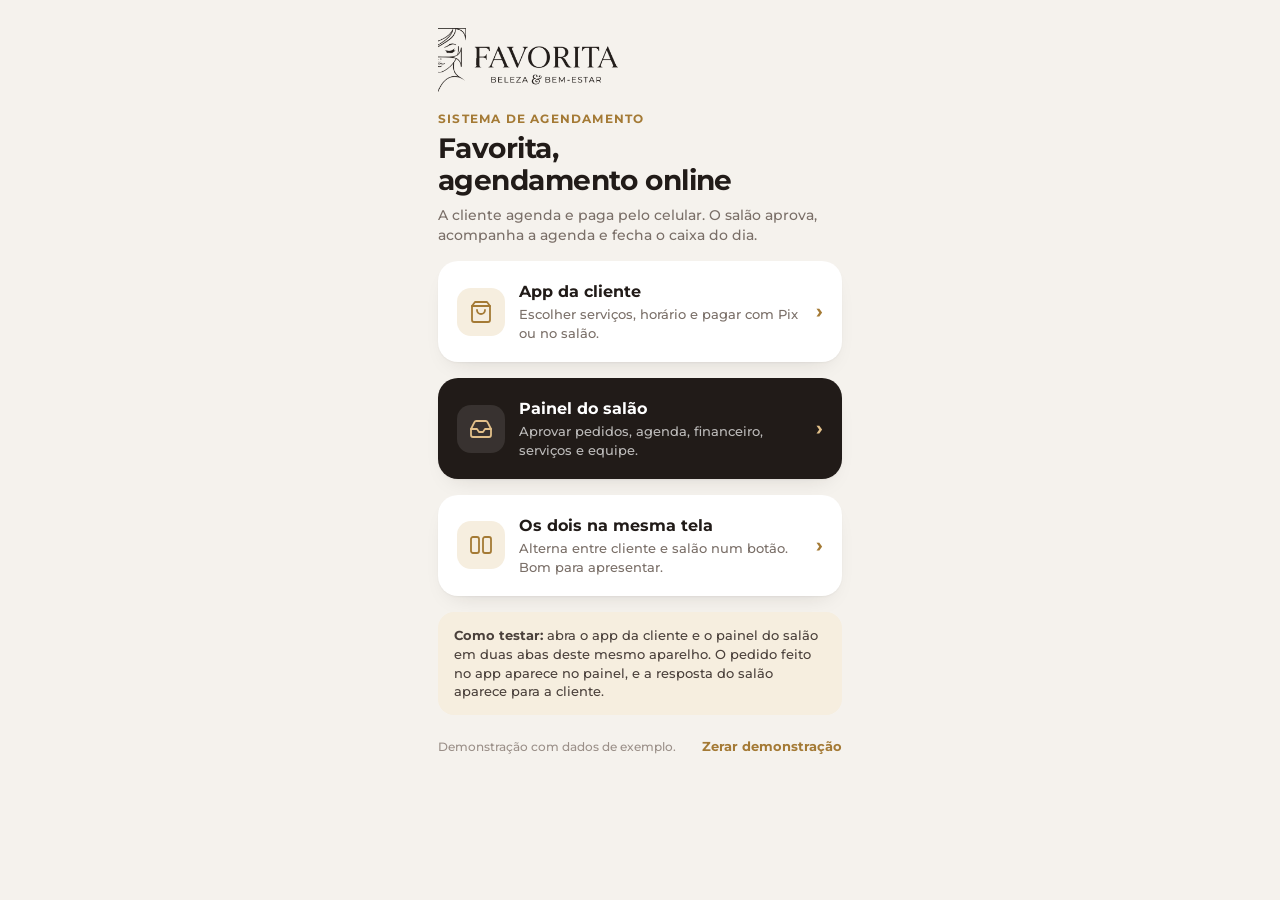
<file: index.html>
<!doctype html>
<html lang="pt-BR">
<head>
<meta charset="utf-8">
<meta name="viewport" content="width=device-width, initial-scale=1, viewport-fit=cover">
<meta name="theme-color" content="#F5F2ED">
<title>Agendamento</title>
<link rel="preconnect" href="https://fonts.googleapis.com">
<link rel="preconnect" href="https://fonts.gstatic.com" crossorigin>
<link rel="stylesheet" href="https://fonts.googleapis.com/css2?family=Montserrat:wght@400;500;600;700&display=swap">
<link rel="stylesheet" href="comum/estilos.css">
<link rel="icon" href="logo.png">
<script src="marca.js"></script>
<style>
  .capa { max-width: 440px; margin: 0 auto; padding: 28px max(18px, env(safe-area-inset-right, 0px)) 40px max(18px, env(safe-area-inset-left, 0px)); display: flex; flex-direction: column; gap: 16px; }
  .capa .logo { height: 64px; width: auto; align-self: flex-start; }
  .entrada { display: grid; grid-template-columns: auto minmax(0, 1fr) auto; gap: 14px; align-items: center; padding: 18px; color: var(--ink); }
  .entrada .ic { width: 48px; height: 48px; border-radius: 14px; display: grid; place-items: center; background: var(--gold-tint); color: var(--gold); }
  .entrada .ic svg { width: 24px; height: 24px; }
  .entrada h3 { font-size: 16px; font-weight: 700; }
  .entrada p { font-size: 13px; color: var(--muted); margin-top: 2px; }
  .entrada .seta { color: var(--gold); font-size: 20px; font-weight: 700; }
  .entrada.ink { background: var(--ink); color: #FFFFFF; }
  .entrada.ink p { color: rgba(255,255,255,.7); }
  .entrada.ink .ic { background: rgba(255,255,255,.1); color: var(--gold-light); }
  .entrada.ink .seta { color: var(--gold-light); }
  .dica { background: var(--gold-tint); border-radius: 16px; padding: 14px 16px; font-size: 13px; color: var(--ink-2); }
  .rodape { display: flex; justify-content: space-between; align-items: center; gap: 12px; font-size: 12px; color: var(--faint); margin-top: 6px; }
</style>
</head>
<body>
<main class="capa">
  <img class="logo" id="logo" src="logo.png" alt="">
  <div>
    <span class="eyebrow">Sistema de agendamento</span>
    <h1 style="margin-top:4px" id="titulo">Agendamento online</h1>
    <p class="muted" style="margin-top:8px;font-size:14px">A cliente agenda e paga pelo celular. O salão aprova, acompanha a agenda e fecha o caixa do dia.</p>
  </div>

  <a class="card entrada" href="cliente/">
    <span class="ic"><svg viewBox="0 0 24 24" fill="none" stroke="currentColor" stroke-width="1.8" stroke-linecap="round" stroke-linejoin="round"><path d="M6 2 3 6v14a2 2 0 0 0 2 2h14a2 2 0 0 0 2-2V6l-3-4Z"/><path d="M3 6h18"/><path d="M16 10a4 4 0 0 1-8 0"/></svg></span>
    <span><h3>App da cliente</h3><p>Escolher serviços, horário e pagar com Pix ou no salão.</p></span><span class="seta">›</span>
  </a>
  <a class="card entrada ink" href="salao/">
    <span class="ic"><svg viewBox="0 0 24 24" fill="none" stroke="currentColor" stroke-width="1.8" stroke-linecap="round" stroke-linejoin="round"><path d="M22 12h-6l-2 3h-4l-2-3H2"/><path d="M5.45 5.11 2 12v6a2 2 0 0 0 2 2h16a2 2 0 0 0 2-2v-6l-3.45-6.89A2 2 0 0 0 16.76 4H7.24a2 2 0 0 0-1.79 1.11Z"/></svg></span>
    <span><h3>Painel do salão</h3><p>Aprovar pedidos, agenda, financeiro, serviços e equipe.</p></span><span class="seta">›</span>
  </a>
  <a class="card entrada" href="demo/">
    <span class="ic"><svg viewBox="0 0 24 24" fill="none" stroke="currentColor" stroke-width="1.8" stroke-linecap="round" stroke-linejoin="round"><rect x="2" y="4" width="8" height="16" rx="2"/><rect x="14" y="4" width="8" height="16" rx="2"/></svg></span>
    <span><h3>Os dois na mesma tela</h3><p>Alterna entre cliente e salão num botão. Bom para apresentar.</p></span><span class="seta">›</span>
  </a>

  <div class="dica"><b>Como testar:</b> abra o app da cliente e o painel do salão em duas abas deste mesmo aparelho. O pedido feito no app aparece no painel, e a resposta do salão aparece para a cliente.</div>

  <div class="rodape">
    <span>Demonstração com dados de exemplo.</span>
    <button class="link" type="button" id="zerar">Zerar demonstração</button>
  </div>
  <p class="meta" id="zerado" hidden>Pronto: a demonstração voltou ao início.</p>
</main>
<script>
  const M = window.MARCA;
  document.title = M.nome + " · Agendamento";
  document.getElementById("logo").alt = M.nomeCompleto;
  document.getElementById("titulo").textContent = M.nome + ", agendamento online";
  document.getElementById("zerar").addEventListener("click", () => {
    try { localStorage.removeItem("agenda-" + M.chave + "-demo-v1"); } catch (_) {}
    document.getElementById("zerado").hidden = false;
  });
</script>
</body>
</html>
</file>
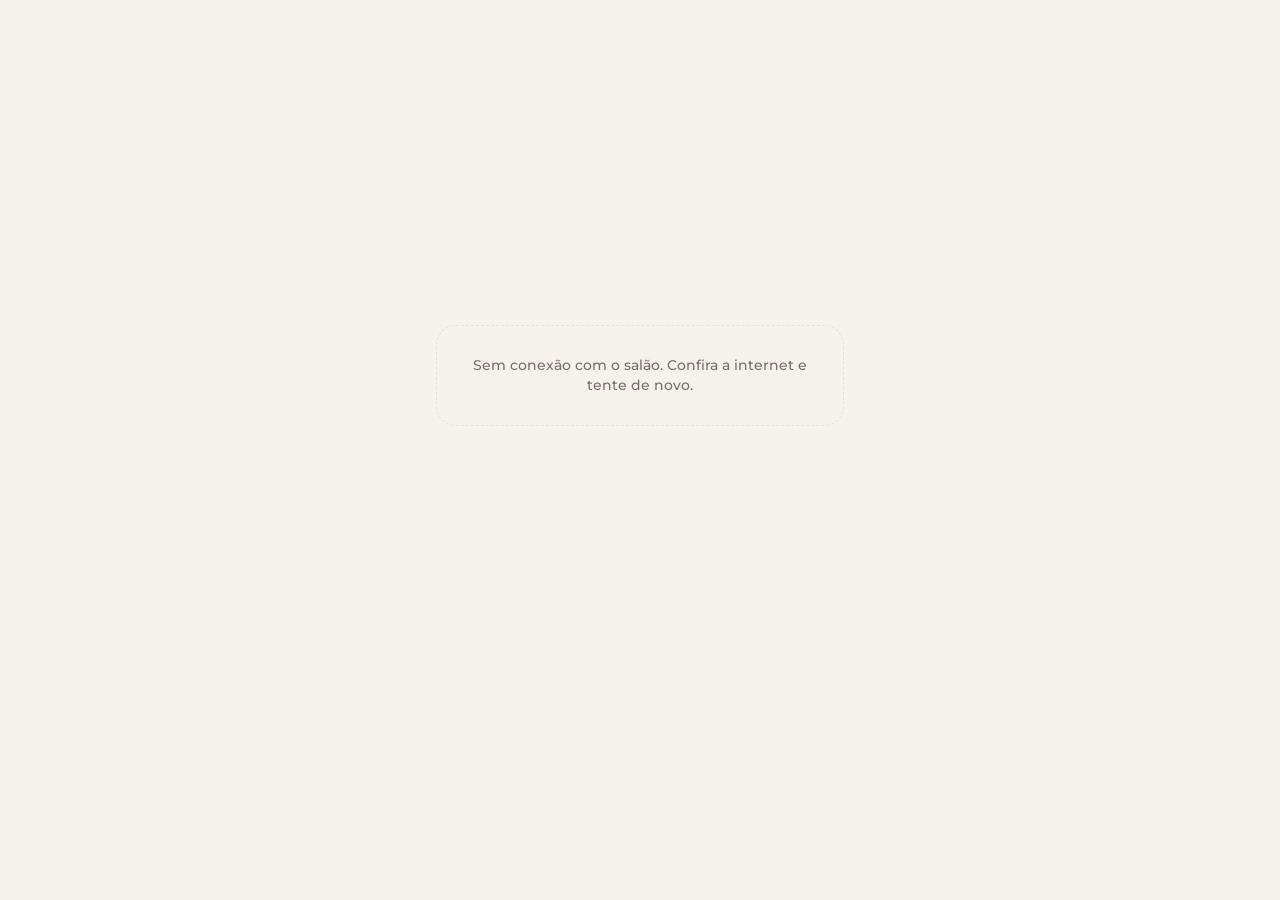
<file: cliente/index.html>
<!doctype html>
<html lang="pt-BR">
<head>
<meta charset="utf-8">
<meta name="viewport" content="width=device-width, initial-scale=1, viewport-fit=cover">
<meta name="theme-color" content="#F5F2ED">
<title>App da cliente</title>
<link rel="preconnect" href="https://fonts.googleapis.com">
<link rel="preconnect" href="https://fonts.gstatic.com" crossorigin>
<link rel="stylesheet" href="https://fonts.googleapis.com/css2?family=Montserrat:wght@400;500;600;700&display=swap">
<link rel="stylesheet" href="../comum/estilos.css">
<link rel="icon" href="../logo.png">
<script src="../marca.js"></script>
</head>
<body>
<div class="app" id="app">
  <div id="root"></div>
</div>
<div id="bottom"></div>
<div id="layer"></div>
<input type="file" id="foto-input" accept="image/*" hidden>
<div class="toast" id="toast" hidden></div>
<script>window.FAV_MODO = "cliente"; document.title = window.MARCA.nome + " · App da cliente";</script>
<script src="../comum/nucleo.js"></script>
<script src="../comum/dados.js"></script>
<script src="../cliente/cliente.js"></script>
<script>iniciar();</script>
</body>
</html>
</file>
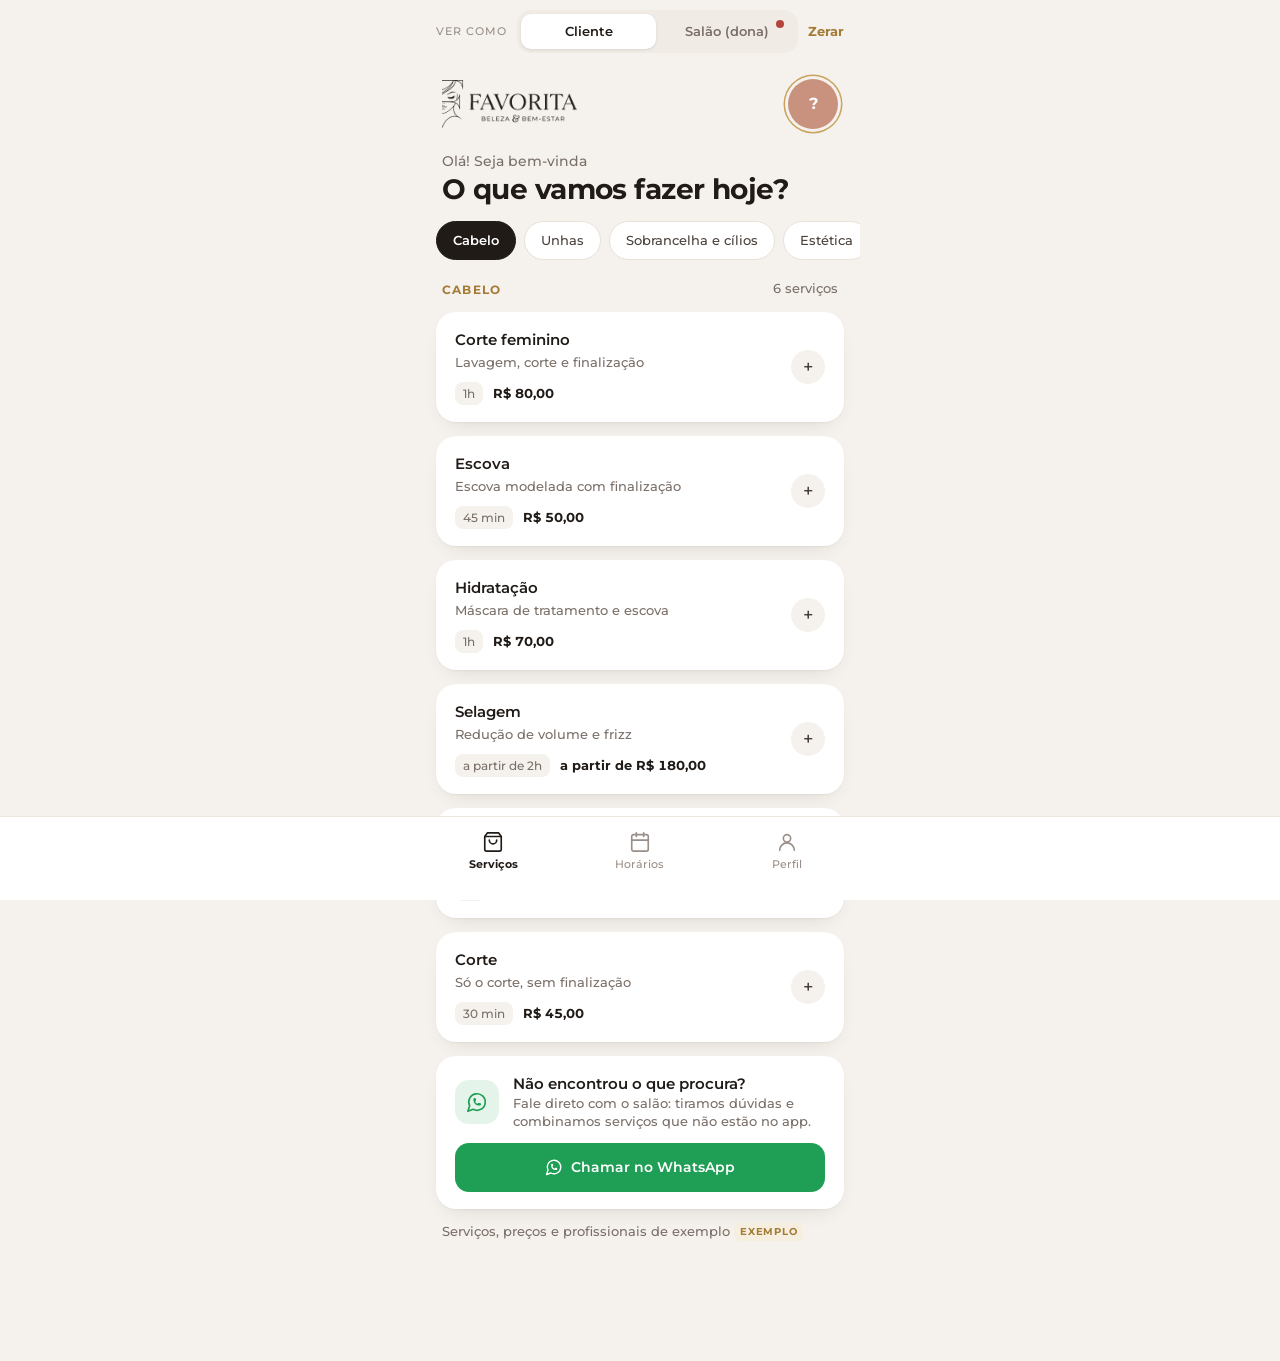
<file: demo/index.html>
<!doctype html>
<html lang="pt-BR">
<head>
<meta charset="utf-8">
<meta name="viewport" content="width=device-width, initial-scale=1, viewport-fit=cover">
<meta name="theme-color" content="#F5F2ED">
<title>Demonstração</title>
<link rel="preconnect" href="https://fonts.googleapis.com">
<link rel="preconnect" href="https://fonts.gstatic.com" crossorigin>
<link rel="stylesheet" href="https://fonts.googleapis.com/css2?family=Montserrat:wght@400;500;600;700&display=swap">
<link rel="stylesheet" href="../comum/estilos.css">
<link rel="icon" href="../logo.png">
<script src="../marca.js"></script>
</head>
<body>
<div class="app" id="app">
  <div class="demo" aria-label="Controle do protótipo">
    <small>Ver como</small>
    <div class="seg" role="group">
      <button id="as-cliente" type="button" aria-pressed="true">Cliente</button>
      <button id="as-salao" type="button" aria-pressed="false">Salão (dona)</button>
    </div>
    <button class="link" id="zerar-demo" type="button" title="Volta a demonstração ao início">Zerar</button>
  </div>
  <div id="root"></div>
</div>
<div id="bottom"></div>
<div id="layer"></div>
<input type="file" id="foto-input" accept="image/*" hidden>
<div class="toast" id="toast" hidden></div>
<script>window.FAV_MODO = "demo"; document.title = window.MARCA.nome + " · Demonstração";</script>
<script src="../comum/nucleo.js"></script>
<script src="../comum/dados.js"></script>
<script src="../cliente/cliente.js"></script>
<script src="../salao/salao.js"></script>
<script>iniciar();</script>
</body>
</html>
</file>
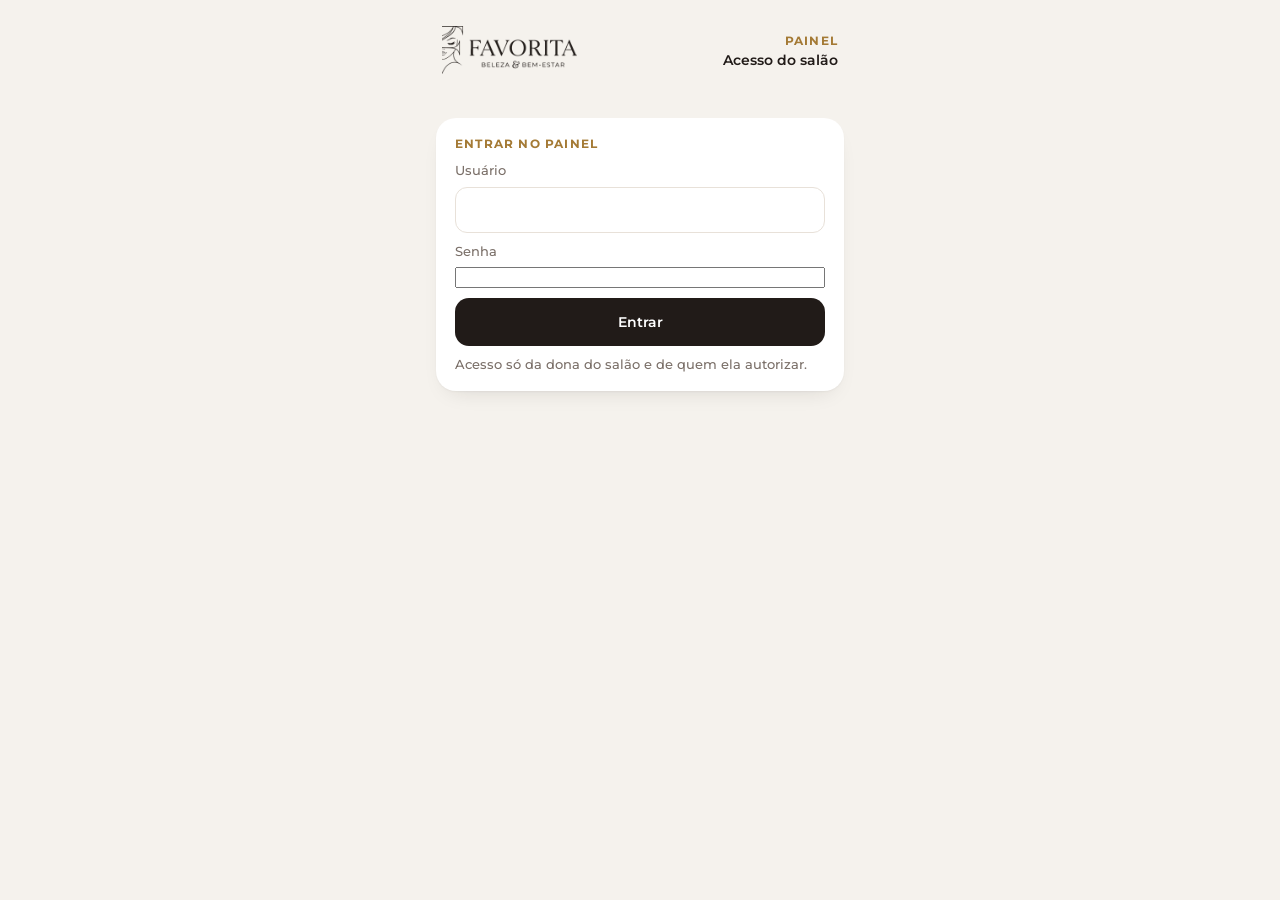
<file: salao/index.html>
<!doctype html>
<html lang="pt-BR">
<head>
<meta charset="utf-8">
<meta name="viewport" content="width=device-width, initial-scale=1, viewport-fit=cover">
<meta name="theme-color" content="#F5F2ED">
<title>Painel do salão</title>
<link rel="preconnect" href="https://fonts.googleapis.com">
<link rel="preconnect" href="https://fonts.gstatic.com" crossorigin>
<link rel="stylesheet" href="https://fonts.googleapis.com/css2?family=Montserrat:wght@400;500;600;700&display=swap">
<link rel="stylesheet" href="../comum/estilos.css">
<link rel="icon" href="../logo.png">
<script src="../marca.js"></script>
</head>
<body>
<div class="app" id="app">
  <div id="root"></div>
</div>
<div id="bottom"></div>
<div id="layer"></div>
<input type="file" id="foto-input" accept="image/*" hidden>
<div class="toast" id="toast" hidden></div>
<script>window.FAV_MODO = "salao"; document.title = window.MARCA.nome + " · Painel do salão";</script>
<script src="../comum/nucleo.js"></script>
<script src="../comum/dados.js"></script>
<script src="../salao/salao.js"></script>
<script>iniciar();</script>
</body>
</html>
</file>
<file: comum/estilos.css>
/* Sistema de agendamento: estilos. As cores são tokens em :root; a marca troca as que quiser em marca.js. */
html, body { margin: 0; }
img { max-width: 100%; }
[hidden] { display: none !important; }
:root { padding-top: env(safe-area-inset-top, 0px); }
:root {
  --bg: #F5F2ED;
  --surface: #FFFFFF;
  --soft: #F8F5F1;
  --muted-bg: #F0EBE5;
  --ink: #211B18;
  --ink-2: #4A403B;
  --muted: #7A6F68;
  --faint: #9A8F88;
  --faint-2: #BDB3AA;
  --line: #E8E1D9;
  --line-2: #EDE7E0;
  --gold: #A47A35;
  --gold-mid: #B8893F;
  --gold-line: #C9A25E;
  --gold-light: #E2C08A;
  --gold-tint: #F6EEDF;
  --gold-tint-2: #FBF6EE;
  --gold-grad: linear-gradient(135deg, #CDA866, #A97C36);
  --blush: #EFE3DB;
  --avatar: #C9927E;          /* fundo do círculo da foto da cliente no topo */
  --ink-3: #3A302B;           /* tom do cartão de crédito desenhado */
  --ok: #2F7A55; --ok-bg: #E3F0E8;
  --bad: #B5453A; --bad-bg: #F7E4E0; --bad-soft: #FBF1EE;
  --pix: #2B9C8F; --pix-bg: #E3F3F1;
  --whats: #1F9E55; --whats-bg: #E4F4EA;
  --star: #E2A23B;            /* estrelas das avaliações */
  --sh-card: 0 1px 2px rgba(33,27,24,.04), 0 10px 24px -14px rgba(33,27,24,.18);
  --sh-gold: 0 16px 32px -12px rgba(169,124,54,.7);
  --font: "Montserrat", "Segoe UI", system-ui, sans-serif;
  color-scheme: light;
}
* { box-sizing: border-box; }
html, body { background: var(--bg); color: var(--ink); }
body { font-family: var(--font); font-size: 14px; font-weight: 500; line-height: 1.45; -webkit-font-smoothing: antialiased; -webkit-tap-highlight-color: transparent; }
button { font: inherit; color: inherit; cursor: pointer; }
a { color: inherit; text-decoration: none; }
button:focus-visible, input:focus-visible, textarea:focus-visible, select:focus-visible, a:focus-visible { outline: 2px solid var(--gold-line); outline-offset: 2px; }
h1, h2, h3, p { margin: 0; }
h1 { font-size: 28px; font-weight: 700; letter-spacing: -0.02em; line-height: 1.15; text-wrap: balance; }
h2 { font-size: 20px; font-weight: 700; letter-spacing: -0.01em; }
h3 { font-size: 15px; font-weight: 600; }
.app { max-width: 440px; margin: 0 auto; padding-left: max(16px, env(safe-area-inset-left, 0px)); padding-right: max(16px, env(safe-area-inset-right, 0px)); padding-bottom: 120px; }
.app.tall { padding-bottom: 200px; }
.view { display: flex; flex-direction: column; gap: 14px; padding-top: 10px; }
.pad-x { padding-inline: 6px; }
.eyebrow { font-size: 12px; font-weight: 700; letter-spacing: 0.1em; text-transform: uppercase; color: var(--gold); }
.muted { color: var(--muted); }
.meta { font-size: 12.5px; color: var(--muted); }
.row { display: flex; align-items: center; justify-content: space-between; gap: 12px; }
.tag-ex { display: inline-block; font-size: 9.5px; font-weight: 700; letter-spacing: 0.08em; text-transform: uppercase; color: var(--gold); background: var(--gold-tint); border-radius: 6px; padding: 2px 6px; vertical-align: middle; }

/* controle do protótipo */
.demo { position: sticky; top: env(safe-area-inset-top, 0px); z-index: 30; background: var(--bg); padding-block: 10px; display: flex; align-items: center; gap: 10px; }
body::before { content: ""; position: fixed; inset: 0 0 auto; height: env(safe-area-inset-top, 0px); z-index: 31; background: var(--bg); }
.demo small { color: var(--faint); font-size: 10.5px; letter-spacing: 0.1em; text-transform: uppercase; white-space: nowrap; }
.seg { display: flex; flex: 1; background: var(--muted-bg); border-radius: 14px; padding: 4px; gap: 4px; }
.seg button { flex: 1; border: 0; background: none; border-radius: 10px; padding: 8px 10px; font-size: 13px; font-weight: 600; color: var(--muted); position: relative; }
.seg button[aria-pressed="true"] { background: var(--surface); color: var(--ink); box-shadow: 0 1px 3px rgba(33,27,24,.1); }
.pip { position: absolute; top: 6px; right: 10px; width: 8px; height: 8px; border-radius: 50%; background: var(--bad); }

/* topo */
.top { display: flex; align-items: center; justify-content: space-between; gap: 12px; padding: 6px 6px 2px; }
.top img { height: 48px; width: auto; }
.top-r { text-align: right; }
.top-r b { display: block; font-size: 14px; font-weight: 600; }
.nav { display: flex; align-items: center; gap: 12px; padding: 6px 2px 0; }
.circ { width: 40px; height: 40px; border-radius: 50%; border: 0; background: var(--surface); box-shadow: var(--sh-card); display: grid; place-items: center; flex: none; }
.circ svg { width: 18px; height: 18px; }
.nav h2 { font-size: 17px; font-weight: 600; letter-spacing: 0; }
.nav .note { margin-left: auto; }

/* avatar */
.ava { flex: none; border-radius: 50%; display: grid; place-items: center; overflow: hidden; font-weight: 700; color: var(--ink-2); background: var(--blush); }
.ava img { width: 100%; height: 100%; object-fit: cover; }
.ava.xs { width: 22px; height: 22px; font-size: 10px; }
.ava.sm { width: 32px; height: 32px; font-size: 12px; }
.ava.md { width: 44px; height: 44px; font-size: 15px; }
.ava.lg { width: 64px; height: 64px; font-size: 22px; }
.ava.xl { width: 96px; height: 96px; font-size: 32px; }
.ava.ring { box-shadow: 0 0 0 3px var(--bg), 0 0 0 4.5px var(--gold-line); }
.ava.me { width: 50px; height: 50px; font-size: 16px; color: #FFFFFF; background: var(--avatar); border: 0; padding: 0; }

/* chips e segmentado */
.chips { display: flex; gap: 8px; overflow-x: auto; scrollbar-width: none; margin-inline: -16px; padding: 2px 16px; }
.chips::-webkit-scrollbar { display: none; }
.chip { flex: none; border: 1px solid var(--line); background: var(--surface); border-radius: 999px; padding: 9px 16px; font-size: 13px; font-weight: 500; color: var(--ink-2); display: inline-flex; align-items: center; gap: 7px; }
.chip[aria-pressed="true"] { background: var(--ink); border-color: var(--ink); color: #FFFFFF; font-weight: 600; }
.dot { width: 8px; height: 8px; border-radius: 50%; display: inline-block; flex: none; }
.segm { display: flex; background: var(--muted-bg); border-radius: 14px; padding: 4px; gap: 4px; }
.segm button { flex: 1; border: 0; background: none; border-radius: 10px; padding: 9px; font-size: 13px; font-weight: 600; color: var(--muted); }
.segm button[aria-pressed="true"] { background: var(--surface); color: var(--ink); box-shadow: 0 1px 3px rgba(33,27,24,.1); }
.segm.mini { padding: 3px; border-radius: 10px; }
.segm.mini button { padding: 5px 12px; font-size: 12.5px; border-radius: 8px; }

/* cards */
.card { background: var(--surface); border: 1px solid transparent; border-radius: 20px; padding: 16px 18px; box-shadow: var(--sh-card); }
.card.flat { box-shadow: none; border-color: var(--line); }
.sec { display: flex; flex-direction: column; gap: 10px; }

/* serviço (catálogo) */
.scard { display: grid; grid-template-columns: minmax(0, 1fr) auto; gap: 14px; align-items: center; text-align: left; width: 100%; }
.scard.on { border: 1.5px solid var(--gold-line); }
.scard:disabled { opacity: 0.55; cursor: not-allowed; }
.scard p { font-size: 13px; color: var(--muted); margin-top: 2px; }
.smeta { display: flex; align-items: center; gap: 10px; margin-top: 10px; font-size: 13px; }
.ttag { background: var(--bg); border-radius: 8px; padding: 3px 8px; font-size: 12px; color: var(--muted); }
.smeta b { font-weight: 700; font-variant-numeric: tabular-nums; }
.optag { display: inline-block; margin-left: 6px; font-size: 11px; font-weight: 600; color: var(--gold); background: var(--gold-tint); border-radius: 6px; padding: 2px 7px; vertical-align: middle; }
.addc { width: 34px; height: 34px; border-radius: 50%; display: grid; place-items: center; background: var(--bg); font-size: 18px; line-height: 1; color: var(--ink-2); }
.scard.on .addc { background: var(--gold-mid); color: #FFFFFF; font-size: 15px; }
.tag-off { display: inline-block; font-size: 10px; font-weight: 700; letter-spacing: 0.06em; text-transform: uppercase; color: var(--faint); background: var(--muted-bg); border-radius: 6px; padding: 2px 7px; vertical-align: middle; margin-left: 6px; }

/* barra flutuante dourada + rodapés */
.float { position: fixed; left: 0; right: 0; bottom: calc(84px + env(safe-area-inset-bottom, 0px)); z-index: 26; padding: 0 max(16px, env(safe-area-inset-right, 0px)) 12px max(16px, env(safe-area-inset-left, 0px)); animation: up 0.2s ease-out; }
.float-in { max-width: 408px; margin: 0 auto; background: var(--gold-grad); color: #FFFFFF; border-radius: 20px; padding: 12px 12px 12px 14px; display: flex; align-items: center; gap: 12px; box-shadow: var(--sh-gold); }
.bagic { position: relative; width: 40px; height: 40px; border-radius: 12px; background: rgba(255,255,255,.18); display: grid; place-items: center; flex: none; }
.bagic svg { width: 20px; height: 20px; }
.bagic span { position: absolute; top: -6px; left: -6px; min-width: 20px; height: 20px; border-radius: 999px; background: var(--ink); color: #FFFFFF; font-size: 11px; font-weight: 700; display: grid; place-items: center; padding: 0 5px; }
.float-in small { display: block; font-size: 12px; opacity: 0.9; }
.float-in b { font-size: 17px; font-weight: 700; font-variant-numeric: tabular-nums; }
.btn-w { margin-left: auto; border: 0; background: #FFFFFF; color: var(--ink); border-radius: 14px; padding: 12px 16px; font-weight: 700; font-size: 13.5px; white-space: nowrap; }
.goldcta { position: fixed; left: 0; right: 0; bottom: calc(84px + env(safe-area-inset-bottom, 0px)); z-index: 26; padding: 0 max(16px, env(safe-area-inset-right, 0px)) 12px max(16px, env(safe-area-inset-left, 0px)); }
.goldcta button, .btn-gold { width: 100%; max-width: 408px; display: flex; margin: 0 auto; align-items: center; justify-content: center; gap: 8px; border: 0; border-radius: 16px; background: var(--gold-grad); color: #FFFFFF; font-weight: 700; font-size: 14.5px; padding: 15px; box-shadow: var(--sh-gold); }
.goldcta button:disabled { background: var(--muted-bg); color: var(--muted); box-shadow: none; cursor: default; }
.btn-gold svg, .goldcta svg { width: 17px; height: 17px; }
.bar { position: fixed; left: 0; right: 0; bottom: 0; z-index: 25; background: var(--surface); border-top: 1px solid var(--line-2); padding: 14px max(22px, env(safe-area-inset-right, 0px)) calc(22px + env(safe-area-inset-bottom, 0px)) max(22px, env(safe-area-inset-left, 0px)); }
.bar-in { max-width: 396px; margin: 0 auto; display: flex; align-items: center; justify-content: space-between; gap: 12px; }
.bar-in small { display: block; font-size: 12px; color: var(--muted); }
.bar-in b { font-size: 20px; font-weight: 700; font-variant-numeric: tabular-nums; }
.bar-col { max-width: 396px; margin: 0 auto; display: flex; flex-direction: column; gap: 8px; text-align: center; }
.bar-col small { font-size: 12px; color: var(--muted); }
.btn { border: 0; border-radius: 14px; background: var(--ink); color: #FFFFFF; font-weight: 600; font-size: 14px; padding: 14px 20px; display: inline-flex; align-items: center; justify-content: center; gap: 8px; text-align: center; }
.btn:disabled { background: var(--muted-bg); color: var(--faint); cursor: not-allowed; }
.btn.ghost { background: var(--surface); border: 1px solid var(--line); color: var(--ink); }
.btn.soft { background: var(--bg); color: var(--ink); font-size: 13px; padding: 11px 12px; }
.btn.bad { background: var(--surface); border: 1px solid var(--line); color: var(--bad); }
.btn.full { width: 100%; }
.link { border: 0; background: none; padding: 0; color: var(--gold); font-weight: 700; font-size: 13px; }

/* stepper */
.steps { display: flex; align-items: center; gap: 8px; padding: 4px 2px; font-size: 12.5px; color: var(--faint); }
.st { display: inline-flex; align-items: center; gap: 7px; white-space: nowrap; }
.st i { width: 22px; height: 22px; border-radius: 50%; display: grid; place-items: center; font-style: normal; font-size: 11px; font-weight: 700; background: var(--muted-bg); color: var(--faint); }
.st.done { color: var(--ink-2); }
.st.done i { background: var(--gold-mid); color: #FFFFFF; }
.st.cur { color: var(--ink); font-weight: 700; }
.st.cur i { background: var(--ink); color: #FFFFFF; }
.steps hr { flex: 1; border: 0; height: 1.5px; background: var(--line); margin: 0; min-width: 12px; }
.steps hr.done { background: var(--gold-mid); }

.strip { display: flex; align-items: center; gap: 10px; background: var(--gold-tint); border-radius: 14px; padding: 12px 14px; font-size: 13px; }
.strip svg { width: 18px; height: 18px; color: var(--gold); flex: none; }
.strip span { flex: 1; min-width: 0; overflow: hidden; text-overflow: ellipsis; white-space: nowrap; }

/* profissional */
.hs { display: flex; gap: 10px; overflow-x: auto; scrollbar-width: none; margin-inline: -18px; padding: 2px 18px 4px; }
.hs::-webkit-scrollbar { display: none; }
.pcard { position: relative; flex: none; width: 132px; border: 1px solid var(--line-2); background: var(--soft); border-radius: 18px; padding: 16px 10px 14px; display: flex; flex-direction: column; align-items: center; gap: 5px; text-align: center; }
.pcard[aria-pressed="true"] { background: var(--gold-tint-2); border-color: var(--gold-line); }
.pcard .ck { position: absolute; top: 8px; right: 8px; width: 20px; height: 20px; border-radius: 50%; background: var(--gold-mid); color: #FFFFFF; font-size: 11px; display: none; place-items: center; }
.pcard[aria-pressed="true"] .ck { display: grid; }
.pcard[aria-pressed="true"] .ava { box-shadow: 0 0 0 3px var(--gold-tint-2), 0 0 0 4.5px var(--gold-line); }
.pcard b { font-size: 14px; font-weight: 700; margin-top: 4px; }
.pcard .hr { font-size: 11.5px; color: var(--gold); font-weight: 600; }
.skills { display: flex; flex-wrap: wrap; justify-content: center; gap: 4px; margin-top: 4px; }
.skills span { font-size: 10.5px; font-weight: 600; color: var(--gold); border: 1px solid var(--gold-line); border-radius: 999px; padding: 2px 8px; background: var(--surface); }
.skills span.n { color: var(--ink-2); border-color: var(--line); background: var(--muted-bg); }
.anyico { width: 64px; height: 64px; border-radius: 50%; background: var(--ink); color: var(--gold-light); display: grid; place-items: center; font-size: 22px; }

/* dia e horário */
.monthnav { display: flex; align-items: center; gap: 10px; font-size: 13px; font-weight: 600; }
.monthnav button { border: 0; background: none; color: var(--faint); font-size: 16px; padding: 0 4px; }
.monthnav button:disabled { opacity: 0.3; cursor: default; }
.week { display: grid; grid-template-columns: repeat(7, minmax(0, 1fr)); gap: 4px; }
.wd { border: 0; background: none; border-radius: 14px; padding: 8px 0; display: flex; flex-direction: column; align-items: center; gap: 3px; font-size: 10.5px; font-weight: 600; color: var(--muted); text-transform: uppercase; }
.wd b { font-size: 18px; font-weight: 700; color: var(--ink); font-variant-numeric: tabular-nums; }
.wd i { width: 4px; height: 4px; border-radius: 50%; background: transparent; }
.wd i.on { background: var(--gold-mid); }
.wd:disabled { opacity: 0.35; cursor: not-allowed; }
.wd[aria-pressed="true"] { background: var(--ink); color: var(--gold-light); }
.wd[aria-pressed="true"] b { color: #FFFFFF; }
.wd[aria-pressed="true"] i.on { background: var(--gold-light); }
.times { display: grid; grid-template-columns: repeat(4, minmax(0, 1fr)); gap: 8px; }
.time { border: 1px solid transparent; background: var(--soft); border-radius: 12px; padding: 12px 0; font-size: 14px; font-weight: 600; font-variant-numeric: tabular-nums; }
.time[aria-pressed="true"] { background: var(--ink); color: #FFFFFF; }
.time:disabled { background: none; border: 1.5px dashed var(--line); color: var(--faint-2); text-decoration: line-through; cursor: not-allowed; }

/* confirmar */
.rcard { padding: 0; overflow: hidden; }
.rhead { background: var(--ink); color: #FFFFFF; display: flex; align-items: center; gap: 16px; padding: 16px 20px; }
.dblock { display: flex; flex-direction: column; align-items: center; line-height: 1; }
.dblock small { font-size: 11px; letter-spacing: 0.08em; text-transform: uppercase; color: var(--gold-light); }
.dblock b { font-size: 28px; font-weight: 700; }
.rhead .hh { border-left: 1px solid rgba(255,255,255,.18); padding-left: 16px; }
.rhead .hh b { font-size: 16px; font-weight: 700; display: block; }
.rhead .hh span { font-size: 13px; color: rgba(255,255,255,.65); }
.rbody { padding: 14px 18px 16px; display: flex; flex-direction: column; gap: 9px; }
.kv { display: flex; justify-content: space-between; gap: 14px; font-size: 14px; }
.kv span:first-child { color: var(--ink-2); min-width: 0; }
.kv span:last-child { font-weight: 600; text-align: right; overflow-wrap: anywhere; font-variant-numeric: tabular-nums; }
.kv.total { border-top: 1px solid var(--line-2); padding-top: 11px; font-size: 16px; }
.kv.total span { font-weight: 700; color: var(--ink); }
.kv.dim span:first-child { color: var(--muted); }
.payopt { display: grid; grid-template-columns: auto minmax(0, 1fr) auto; gap: 14px; align-items: center; width: 100%; text-align: left; border: 1.5px solid var(--line-2); background: var(--surface); border-radius: 16px; padding: 14px; }
.payopt[aria-pressed="true"] { border-color: var(--gold-line); background: var(--gold-tint-2); }
.payopt h3 { font-size: 14.5px; }
.payopt p { font-size: 12.5px; color: var(--muted); }
.radio { width: 20px; height: 20px; border-radius: 50%; border: 2px solid var(--faint-2); }
.payopt[aria-pressed="true"] .radio { border-color: var(--gold-mid); box-shadow: inset 0 0 0 3px var(--surface); background: var(--gold-mid); }
.pixtile { width: 44px; height: 44px; border-radius: 12px; background: var(--pix-bg); display: grid; place-items: center; flex: none; }
.pixtile i { width: 18px; height: 18px; border: 2.2px solid var(--pix); border-radius: 3px; transform: rotate(45deg); }
.minicard { width: 44px; height: 30px; border-radius: 6px; background: linear-gradient(135deg, var(--ink-3), var(--ink)); position: relative; flex: none; margin-inline: 0; }
.minicard::before { content: ""; position: absolute; top: 8px; left: 6px; width: 9px; height: 7px; border-radius: 2px; background: var(--gold-light); }
.minicard::after { content: ""; position: absolute; bottom: 6px; left: 6px; right: 8px; height: 2px; border-radius: 2px; background: rgba(255,255,255,.35); }
.payin { display: flex; gap: 8px; padding-left: 58px; }
label.field, div.field { display: flex; flex-direction: column; gap: 6px; font-size: 12.5px; color: var(--muted); font-weight: 500; }
input[type="text"], input[type="tel"], input[type="number"], input[type="time"], textarea, select { background: var(--surface); border: 1px solid var(--line); border-radius: 12px; padding: 12px; color: var(--ink); font: inherit; font-size: 14px; width: 100%; }
textarea { min-height: 72px; resize: vertical; }
.obsbox textarea { border: 0; padding: 0; min-height: 44px; }

/* pix */
.qr { align-self: center; background: #FFFFFF; padding: 14px; border-radius: 18px; box-shadow: var(--sh-card); }
.qr canvas { display: block; width: 196px; height: 196px; image-rendering: pixelated; }
.code { font-family: ui-monospace, Menlo, monospace; font-size: 11.5px; color: var(--muted); background: var(--soft); border-radius: 12px; padding: 12px; word-break: break-all; }
.waiting { display: flex; align-items: center; gap: 10px; font-size: 13px; color: var(--gold); font-weight: 600; }
.spin { width: 14px; height: 14px; border-radius: 50%; border: 2px solid currentColor; border-right-color: transparent; animation: s 0.9s linear infinite; }
@keyframes s { to { transform: rotate(360deg); } }
@keyframes up { from { opacity: 0; transform: translateY(12px); } to { opacity: 1; transform: none; } }

/* pills */
.pill { display: inline-flex; align-items: center; gap: 6px; font-size: 10.5px; font-weight: 700; letter-spacing: 0.06em; text-transform: uppercase; border-radius: 999px; padding: 4px 10px; white-space: nowrap; }
.pill.ok { color: var(--ok); background: var(--ok-bg); }
.pill.bad { color: var(--bad); background: var(--bad-bg); }
.pill.warn { color: var(--gold); background: var(--gold-tint); }
.pill.n { color: var(--muted); background: var(--muted-bg); }
.pill.dotted::before { content: ""; width: 6px; height: 6px; border-radius: 50%; background: currentColor; }

/* meus horários */
.bcard { border-radius: 22px; padding: 16px 18px; display: flex; flex-direction: column; gap: 14px; }
.bline { display: grid; grid-template-columns: 54px minmax(0, 1fr); gap: 14px; align-items: center; }
.dbox { width: 54px; height: 62px; border-radius: 14px; background: var(--ink); color: #FFFFFF; display: flex; flex-direction: column; align-items: center; justify-content: center; line-height: 1.05; }
.dbox small { font-size: 10px; font-weight: 700; letter-spacing: 0.06em; text-transform: uppercase; color: var(--gold-light); }
.dbox b { font-size: 22px; font-weight: 700; }
.dbox em { font-style: normal; font-size: 10px; color: rgba(255,255,255,.5); }
.dbox.dim { background: var(--muted-bg); color: var(--faint); }
.dbox.dim small { color: var(--faint); }
.dbox.dim em { color: var(--faint-2); }
.bline h3 { font-size: 15px; font-weight: 700; }
.who { display: flex; align-items: center; gap: 7px; font-size: 12.5px; font-weight: 600; margin-top: 5px; }
.acts { display: grid; grid-auto-flow: column; grid-auto-columns: minmax(0, 1fr); gap: 10px; border-top: 1px solid var(--line-2); padding-top: 14px; }
.why { display: flex; gap: 10px; align-items: flex-start; background: var(--bad-soft); border-radius: 14px; padding: 12px 14px; font-size: 13px; color: var(--ink-2); }
.why i { width: 20px; height: 20px; border-radius: 50%; background: var(--bad); color: #FFFFFF; font-style: normal; font-weight: 700; font-size: 12px; display: grid; place-items: center; flex: none; }
.empty { text-align: center; color: var(--muted); padding: 30px 16px; border: 1.5px dashed var(--line); border-radius: 20px; font-size: 13.5px; display: flex; flex-direction: column; gap: 12px; align-items: center; }

/* painel */
.ink-stats { background: var(--ink); color: #FFFFFF; border-radius: 20px; padding: 16px 8px; display: grid; grid-template-columns: repeat(3, minmax(0, 1fr)); }
.ink-stats div { text-align: center; padding: 0 6px; }
.ink-stats div + div { border-left: 1px solid rgba(255,255,255,.14); }
.ink-stats b { display: block; font-size: 24px; font-weight: 700; font-variant-numeric: tabular-nums; }
.ink-stats b.g { color: var(--gold-light); }
.ink-stats span { font-size: 11.5px; color: rgba(255,255,255,.62); }
.ocard { display: flex; flex-direction: column; gap: 12px; }
.ohead { display: grid; grid-template-columns: auto minmax(0, 1fr) auto; gap: 12px; align-items: center; border: 0; background: none; padding: 0; text-align: left; width: 100%; }
.ohead h3 { font-size: 15px; font-weight: 700; }
.ohead p { font-size: 12.5px; color: var(--muted); overflow: hidden; text-overflow: ellipsis; white-space: nowrap; }
.ostrip { display: flex; justify-content: space-between; gap: 10px; background: var(--bg); border-radius: 12px; padding: 10px 14px; font-size: 13px; font-weight: 600; }
.ostrip span:last-child { font-variant-numeric: tabular-nums; }
.obtns { display: grid; grid-template-columns: 1fr 2fr; gap: 10px; }

/* agenda */
.gmini { display: grid; grid-template-columns: repeat(3, minmax(0, 1fr)); gap: 8px; }
.gmini div { background: var(--gold-tint); border-radius: 14px; padding: 10px 12px; }
.gmini span { display: block; font-size: 10.5px; font-weight: 700; letter-spacing: 0.06em; text-transform: uppercase; color: var(--gold); }
.gmini b { font-size: 17px; font-weight: 700; font-variant-numeric: tabular-nums; }
.tl { display: grid; grid-template-columns: 50px minmax(0, 1fr); gap: 10px; align-items: start; }
.tl time { font-size: 13px; font-weight: 700; font-variant-numeric: tabular-nums; padding-top: 14px; }
.tl time small { display: block; font-size: 11px; font-weight: 500; color: var(--faint); }
.acard { display: grid; grid-template-columns: 3px minmax(0, 1fr) auto; gap: 12px; text-align: left; width: 100%; padding: 14px; border: 0; }
.acard .bar3 { border-radius: 3px; align-self: stretch; }
.acard h3 { font-size: 15px; font-weight: 700; }
.acard p { font-size: 12.5px; color: var(--muted); margin: 2px 0 8px; }
.gap { display: flex; justify-content: space-between; align-items: center; border: 1.5px dashed var(--line); border-radius: 14px; padding: 10px 14px; font-size: 12.5px; color: var(--muted); }

/* financeiro */
.fin { background: var(--ink); color: #FFFFFF; border-radius: 22px; padding: 18px 18px 20px; display: flex; flex-direction: column; gap: 6px; }
.fin .eyebrow { color: var(--gold-light); }
.fin .big { font-size: 34px; font-weight: 700; letter-spacing: -0.03em; font-variant-numeric: tabular-nums; }
.fin small { font-size: 12px; color: rgba(255,255,255,.62); }
.fbar { margin-top: 8px; }
.fbar .row { font-size: 12.5px; color: rgba(255,255,255,.8); }
.fbar .row b { color: #FFFFFF; font-variant-numeric: tabular-nums; }
.track { height: 6px; border-radius: 999px; background: rgba(255,255,255,.12); margin-top: 6px; overflow: hidden; }
.track i { display: block; height: 100%; border-radius: 999px; }
.lanc { display: grid; grid-template-columns: auto minmax(0, 1fr) auto; gap: 12px; align-items: center; padding-block: 12px; }
.lanc + .lanc { border-top: 1px solid var(--line-2); }
.lanc h3 { font-size: 14px; font-weight: 600; }
.lanc p { font-size: 12px; color: var(--muted); }
.lanc b { font-size: 14px; font-weight: 700; white-space: nowrap; font-variant-numeric: tabular-nums; }
.ltile { width: 40px; height: 40px; border-radius: 12px; display: grid; place-items: center; flex: none; font-weight: 700; font-size: 12px; }
.ltile.pix { background: var(--pix-bg); }
.ltile.pix i { width: 16px; height: 16px; border: 2px solid var(--pix); border-radius: 3px; transform: rotate(45deg); }
.ltile.cartao { background: var(--muted-bg); }
.ltile.cartao .minicard { width: 22px; height: 15px; border-radius: 3px; }
.ltile.cartao .minicard::before { top: 4px; left: 3px; width: 5px; height: 4px; }
.ltile.cartao .minicard::after { display: none; }
.ltile.dinheiro { background: var(--ok-bg); color: var(--ok); }
.datesel { width: auto; border: 0; border-radius: 12px; background: var(--surface); box-shadow: var(--sh-card); padding: 9px 12px; font-weight: 600; font-size: 13px; }
.closed { display: flex; align-items: center; gap: 10px; background: var(--ok-bg); color: var(--ok); border-radius: 14px; padding: 12px 14px; font-size: 13px; font-weight: 600; }
.closed svg { width: 18px; height: 18px; }

/* serviços, equipe e resumo */
.thumb { flex: none; width: 48px; height: 48px; border-radius: 12px; overflow: hidden; display: grid; place-items: center; font-weight: 700; font-size: 17px; background: var(--blush); color: var(--ink-2); }
.thumb img { width: 100%; height: 100%; object-fit: cover; }
.thumb.big { width: 104px; height: 104px; font-size: 34px; border-radius: 22px; }
.svc-adm { display: flex; align-items: center; gap: 12px; padding: 12px 14px; }
.svc-open { flex: 1; min-width: 0; display: flex; align-items: center; gap: 12px; border: 0; background: none; padding: 0; text-align: left; }
.svc-open span:last-child { display: flex; flex-direction: column; min-width: 0; }
.svc-open b { font-size: 14.5px; font-weight: 600; }
.svc-open small { color: var(--gold); font-weight: 600; font-size: 12.5px; }
.toggle { width: 44px; height: 26px; border-radius: 999px; border: 0; background: var(--line); position: relative; flex: none; }
.toggle::after { content: ""; position: absolute; top: 3px; left: 3px; width: 20px; height: 20px; border-radius: 50%; background: #FFFFFF; box-shadow: 0 1px 3px rgba(0,0,0,.2); transition: transform .2s; }
.toggle[aria-pressed="true"] { background: var(--ink); }
.toggle[aria-pressed="true"]::after { transform: translateX(18px); }
.optrow { display: grid; grid-template-columns: minmax(0, 1fr) auto auto; gap: 12px; align-items: center; border-bottom: 1px solid var(--line-2); padding-block: 9px; }
.optrow span:first-child { display: flex; flex-direction: column; font-weight: 600; }
.optrow small { color: var(--muted); font-weight: 500; font-size: 12px; }
.xbtn { width: 34px; height: 34px; border-radius: 50%; border: 1px solid var(--line); background: var(--surface); color: var(--bad); flex: none; }
.tgrid { display: grid; grid-template-columns: repeat(2, minmax(0, 1fr)); gap: 10px; }
.tcard { display: flex; flex-direction: column; align-items: center; gap: 5px; text-align: center; border: 0; }
.tcard b { font-size: 15px; font-weight: 700; margin-top: 4px; }
.tcard small { font-size: 12px; color: var(--muted); }
.cores { display: flex; gap: 10px; flex-wrap: wrap; }
.cores button { width: 32px; height: 32px; border-radius: 50%; border: 3px solid var(--surface); box-shadow: 0 0 0 1px var(--line); }
.cores button[aria-pressed="true"] { box-shadow: 0 0 0 2px var(--ink); }
.obs { background: var(--gold-tint); border-radius: 14px; padding: 12px 14px; font-size: 13.5px; }
.obs b { display: block; font-size: 10.5px; letter-spacing: 0.08em; text-transform: uppercase; color: var(--gold); margin-bottom: 4px; }
.status-box { border-radius: 14px; padding: 12px 14px; font-size: 13.5px; font-weight: 600; }
.status-box.ok { background: var(--ok-bg); color: var(--ok); }
.status-box.bad { background: var(--bad-bg); color: var(--bad); }
.status-box.warn { background: var(--gold-tint); color: var(--gold); }
.msgs { display: grid; grid-template-columns: 1fr 1fr; gap: 8px; }
.msgs a { display: flex; align-items: center; justify-content: center; text-align: center; background: var(--bg); border-radius: 12px; padding: 11px 8px; font-size: 13px; font-weight: 600; }
.msgs a.wide { grid-column: 1 / -1; }
.receipt-thumb { border: 1px solid var(--line); border-radius: 14px; overflow: hidden; background: var(--soft); padding: 0; display: grid; grid-template-columns: 80px minmax(0, 1fr); align-items: center; gap: 12px; text-align: left; width: 100%; }
.receipt-thumb img { width: 80px; height: 104px; object-fit: cover; object-position: top; display: block; }
.receipt-thumb span { font-weight: 600; }
.receipt-thumb small { display: block; color: var(--muted); font-weight: 500; font-size: 12px; }
.hist .kv span:last-child { font-weight: 500; color: var(--muted); }

/* tab bar */
nav.tabs { position: fixed; left: 0; right: 0; bottom: 0; z-index: 25; height: calc(84px + env(safe-area-inset-bottom, 0px)); background: var(--surface); border-top: 1px solid var(--line-2); padding: 8px max(8px, env(safe-area-inset-right, 0px)) env(safe-area-inset-bottom, 0px) max(8px, env(safe-area-inset-left, 0px)); }
nav.tabs .in { max-width: 440px; margin: 0 auto; display: grid; grid-template-columns: repeat(var(--n), minmax(0, 1fr)); }
nav.tabs button { border: 0; background: none; padding: 6px 2px; display: flex; flex-direction: column; align-items: center; gap: 4px; font-size: 11px; font-weight: 500; color: var(--faint); position: relative; }
nav.tabs button svg { width: 22px; height: 22px; }
nav.tabs button[aria-current="page"] { color: var(--ink); font-weight: 700; }
.count { position: absolute; top: -2px; left: 54%; min-width: 18px; height: 18px; border-radius: 999px; background: var(--bad); color: #FFFFFF; font-size: 10.5px; font-weight: 700; display: grid; place-items: center; padding: 0 5px; border: 2px solid var(--surface); }

/* folhas e zoom */
.scrim { position: fixed; inset: 0; z-index: 60; background: rgba(33,27,24,.42); display: flex; align-items: flex-end; justify-content: center; }
.sheet { width: 100%; max-width: 440px; background: var(--surface); border-radius: 26px 26px 0 0; padding: 10px max(20px, env(safe-area-inset-right, 0px)) calc(24px + env(safe-area-inset-bottom, 0px)) max(20px, env(safe-area-inset-left, 0px)); display: flex; flex-direction: column; gap: 12px; animation: sheet .22s ease-out; max-height: 88%; overflow-y: auto; }
.sheet .grab { width: 40px; height: 5px; border-radius: 999px; background: var(--line); align-self: center; margin-bottom: 4px; }
@keyframes sheet { from { transform: translateY(100%); } to { transform: none; } }
.opt { display: flex; justify-content: space-between; align-items: center; gap: 12px; border: 1.5px solid var(--line-2); background: var(--surface); border-radius: 16px; padding: 14px 16px; text-align: left; }
.opt span { display: flex; flex-direction: column; font-weight: 600; font-size: 14.5px; }
.opt small { color: var(--muted); font-weight: 500; font-size: 12.5px; }
.opt b { font-variant-numeric: tabular-nums; }
.lightbox { position: fixed; inset: 0; z-index: 70; background: rgba(20,17,15,.94); display: flex; flex-direction: column; padding: calc(10px + env(safe-area-inset-top, 0px)) max(12px, env(safe-area-inset-right, 0px)) calc(10px + env(safe-area-inset-bottom, 0px)) max(12px, env(safe-area-inset-left, 0px)); }
.lb-bar { display: flex; justify-content: space-between; align-items: center; gap: 8px; color: #FFFFFF; padding-bottom: 10px; }
.lb-bar button { border: 1px solid rgba(255,255,255,.3); background: rgba(255,255,255,.08); color: #FFFFFF; border-radius: 12px; min-width: 42px; height: 40px; font-size: 16px; font-weight: 600; padding: 0 12px; }
.lb-view { flex: 1; overflow: auto; border-radius: 14px; display: flex; touch-action: pan-x pan-y pinch-zoom; }
.lb-view img { margin: auto; display: block; max-width: none; }
.toast { position: fixed; left: 50%; top: calc(64px + env(safe-area-inset-top, 0px)); transform: translateX(-50%); z-index: 80; background: var(--ink); color: #FFFFFF; font-weight: 600; font-size: 13px; padding: 11px 16px; border-radius: 14px; max-width: calc(100% - 32px); box-shadow: 0 10px 30px rgba(0,0,0,.25); }
@media (prefers-reduced-motion: reduce) { .spin, .sheet, .float { animation: none; } }

#app:not(:has(.demo)) { padding-top: 10px; }

/* falar com o salão no WhatsApp */
.wa-card { display: grid; grid-template-columns: auto minmax(0, 1fr); gap: 12px 14px; align-items: center; }
.wa-card .btn { grid-column: 1 / -1; }
.wa-ic { width: 44px; height: 44px; border-radius: 14px; display: grid; place-items: center; background: var(--whats-bg); color: var(--whats); }
.wa-ic svg { width: 22px; height: 22px; }
.wa-btn { background: var(--whats); color: #FFFFFF; }
.wa-btn svg { width: 18px; height: 18px; }
.empty .wa-btn { align-self: center; padding: 11px 16px; font-size: 13px; }

/* avaliações */
.stars { position: relative; display: inline-block; font-size: 16px; line-height: 1; letter-spacing: 2px; color: var(--line); white-space: nowrap; }
.stars::before { content: "★★★★★"; }
.stars > span { position: absolute; inset: 0 auto 0 0; overflow: hidden; color: var(--star); }
.stars > span::before { content: "★★★★★"; }
.stars.sm { font-size: 12px; letter-spacing: 1px; }
.rate { font-size: 12px; font-weight: 700; color: var(--ink); }
.rate b { color: var(--star); }
.rate i { font-style: normal; font-weight: 500; color: var(--muted); }
.rate.novo { font-weight: 500; color: var(--faint); font-size: 11px; }
.notabox { display: grid; grid-template-columns: auto minmax(0, 1fr); gap: 18px; align-items: center; }
.nb-big { display: flex; flex-direction: column; align-items: center; gap: 4px; }
.nb-big b { font-size: 40px; font-weight: 700; letter-spacing: -0.03em; line-height: 1; }
.nb-big small { font-size: 12px; color: var(--muted); }
.nb-dist { display: flex; flex-direction: column; gap: 4px; }
.dist { display: grid; grid-template-columns: 10px minmax(0, 1fr) 18px; gap: 8px; align-items: center; font-size: 11.5px; color: var(--muted); font-variant-numeric: tabular-nums; }
.dtrack { height: 7px; border-radius: 999px; background: var(--muted-bg); overflow: hidden; }
.dtrack i { display: block; height: 100%; border-radius: 999px; background: var(--star); }
.revs { display: flex; flex-direction: column; }
.rev { display: flex; flex-direction: column; gap: 8px; padding-block: 12px; }
.rev + .rev { border-top: 1px solid var(--line-2); }
.rev p { font-size: 13.5px; color: var(--ink-2); }
.rev-who { display: flex; align-items: center; gap: 10px; min-width: 0; }
.rev-who > span:last-child { display: flex; flex-direction: column; min-width: 0; }
.rev-who b { font-size: 13.5px; }
.rev-who small, .rev-when small { font-size: 11.5px; color: var(--muted); }
.rev-when { display: flex; flex-direction: column; align-items: flex-end; gap: 3px; flex: none; }
.rtags { display: flex; flex-wrap: wrap; gap: 6px; }
.rtags span { font-size: 11px; font-weight: 600; border-radius: 999px; padding: 3px 9px; }
.rtags span.bom { color: var(--ok); background: var(--ok-bg); }
.rtags span.ruim { color: var(--bad); background: var(--bad-bg); }
.rtags.big span { font-size: 12.5px; padding: 6px 12px; }
.starpick { display: flex; justify-content: center; gap: 6px; }
.starpick button { border: 0; background: none; font-size: 40px; line-height: 1; color: var(--line); padding: 2px; }
.starpick button[aria-pressed="true"] { color: var(--star); }
.avbtn { background: var(--gold-tint); color: var(--gold); }
.stars-ic { color: var(--star); font-size: 16px; }
.minhaav { display: flex; align-items: center; gap: 8px; font-size: 12.5px; color: var(--muted); }
.alerta { display: grid; grid-template-columns: auto minmax(0, 1fr) auto; gap: 12px; align-items: center; text-align: left; width: 100%; border: 1px solid var(--bad-bg); background: var(--bad-soft); border-radius: 16px; padding: 12px 14px; font-size: 13px; color: var(--ink-2); }
.alerta i { width: 24px; height: 24px; border-radius: 50%; background: var(--bad); color: #FFFFFF; font-style: normal; font-weight: 700; display: grid; place-items: center; }
.alerta b { display: block; color: var(--bad); font-size: 13.5px; }
.alerta em { font-style: normal; font-weight: 700; color: var(--bad); }
.tcard { position: relative; }
.tcard.warn { border-color: var(--bad-bg); }
.tflag { position: absolute; top: 10px; right: 10px; font-size: 10px; font-weight: 700; letter-spacing: 0.06em; text-transform: uppercase; color: var(--bad); background: var(--bad-bg); border-radius: 999px; padding: 3px 8px; }
.trend { font-size: 12.5px; font-weight: 600; color: var(--muted); }
.trend.down { color: var(--bad); }
.trend.up { color: var(--ok); }
.pdi { display: flex; flex-direction: column; gap: 2px; border-left: 3px solid var(--gold-line); padding: 4px 0 4px 12px; }
.pdi b { font-size: 13.5px; }
.pdi small { font-size: 11.5px; color: var(--muted); }
.pdi p { font-size: 13px; color: var(--ink-2); margin-top: 2px; }

/* concluir atendimento */
.btn-ok { background: var(--ok); }
.btn-ok svg, .btn-concluir svg, .feito-tag svg { width: 16px; height: 16px; }
.btn-concluir { color: var(--ok); background: var(--ok-bg); }
.feito-tag { display: inline-flex; align-items: center; gap: 6px; align-self: flex-start; font-size: 12px; font-weight: 700; color: var(--ok); background: var(--ok-bg); border-radius: 999px; padding: 5px 12px; }
.acard.feito { opacity: 0.72; }
</file>
